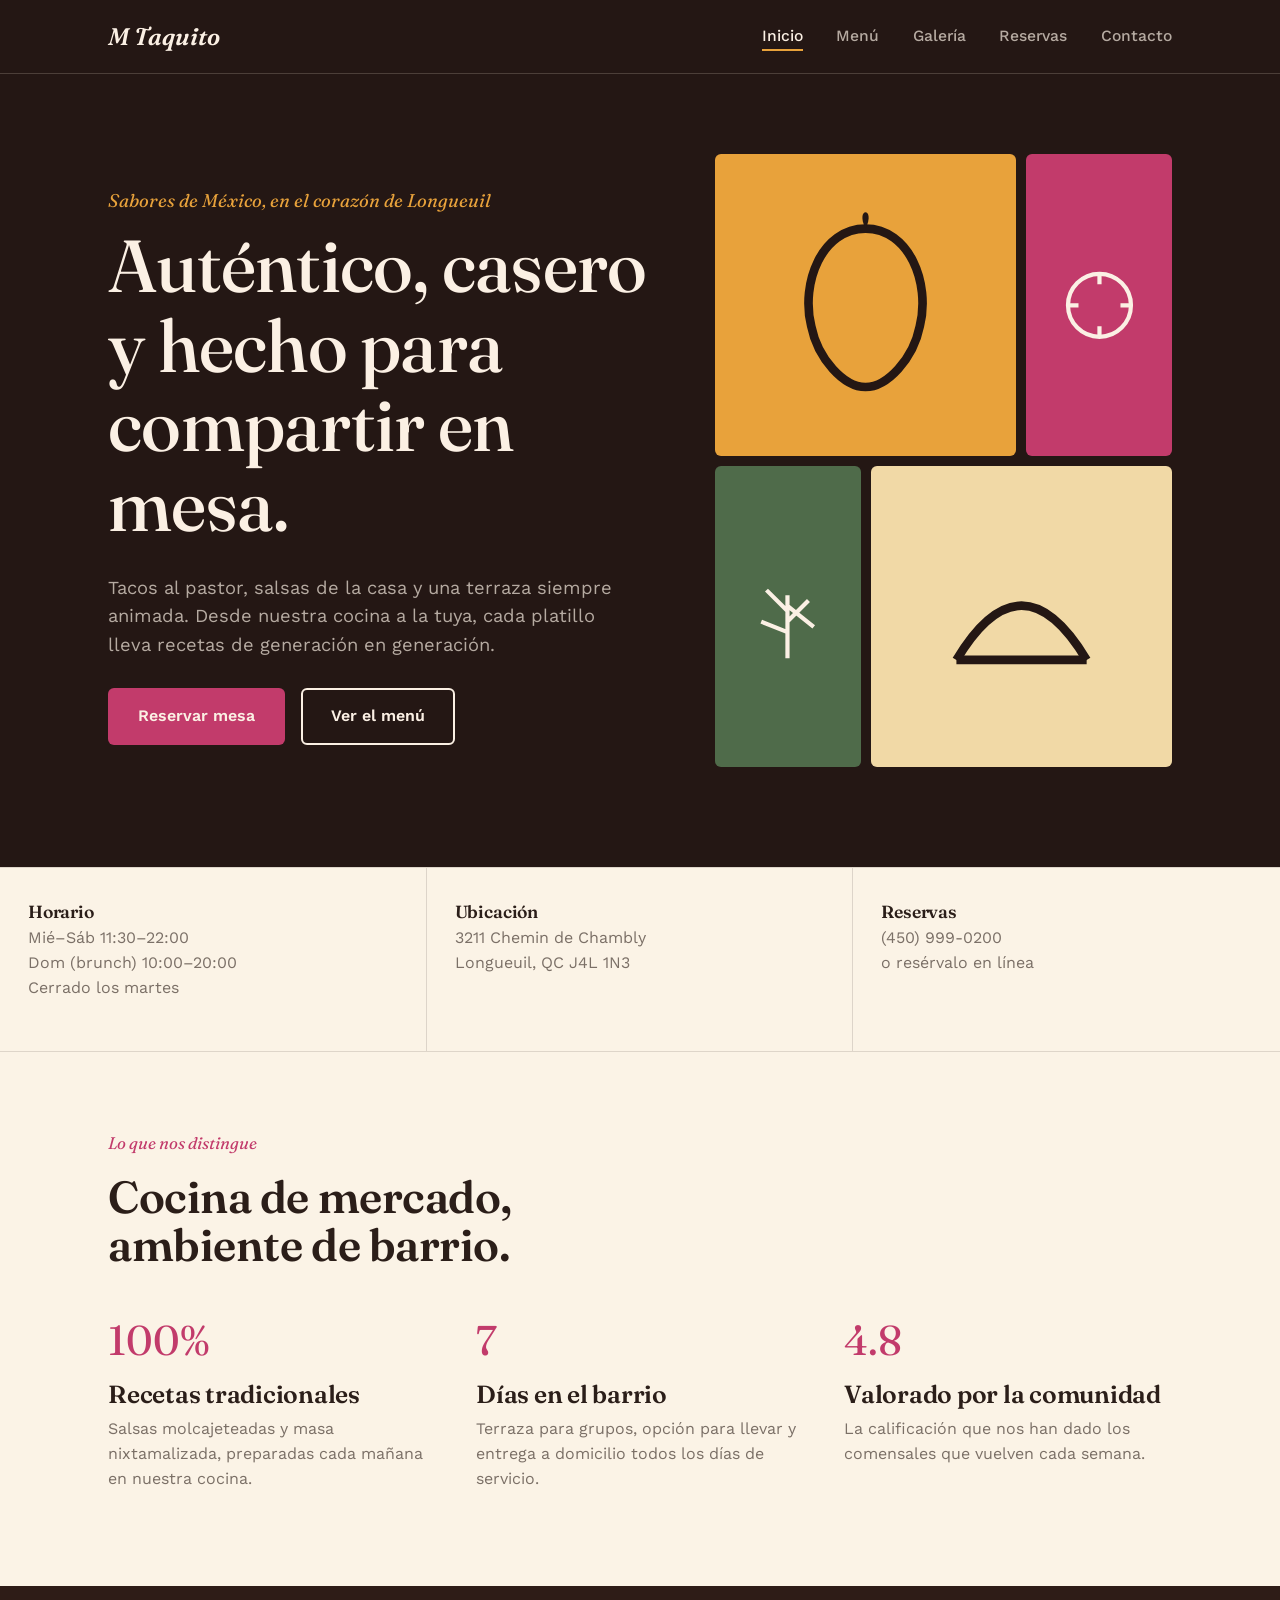
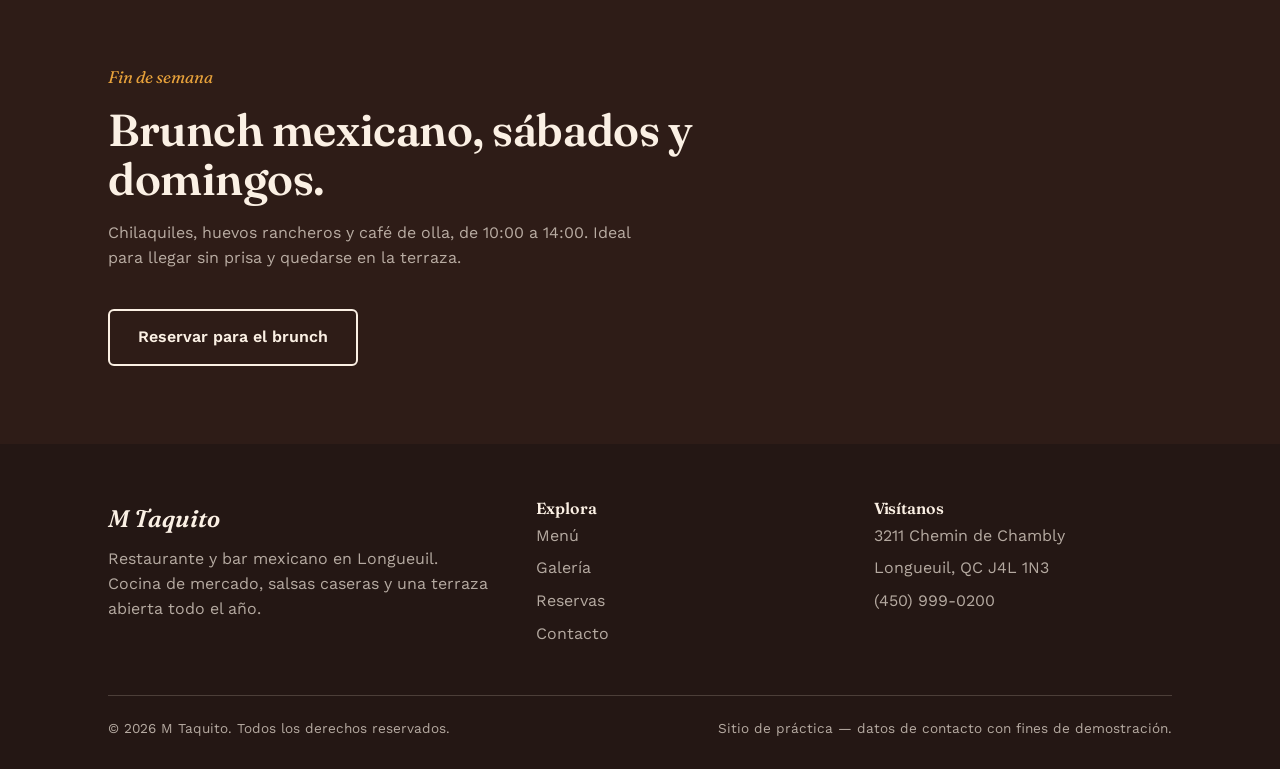
<file: index.html>
<!DOCTYPE html>
<html lang="es">
<head>
<meta charset="UTF-8">
<meta name="viewport" content="width=device-width, initial-scale=1.0">
<title>M Taquito — Restaurante y Bar Mexicano en Longueuil</title>
<meta name="description" content="M Taquito: cocina mexicana auténtica, bar y terraza en Longueuil, Quebec. Tacos, burritos, brunch de fin de semana y reservas en línea.">
<link rel="preconnect" href="https://fonts.googleapis.com">
<link href="https://fonts.googleapis.com/css2?family=Fraunces:ital,wght@0,500;0,600;1,500&family=Work+Sans:wght@400;500;600;700&display=swap" rel="stylesheet">
<link rel="stylesheet" href="style.css">
</head>
<body data-page="inicio">

<header class="site-header">
  <nav class="nav">
    <a href="index.html" class="brand">M Taquito</a>
    <button class="nav-toggle" aria-label="Abrir menú de navegación" aria-expanded="false">
      <svg viewBox="0 0 24 24" fill="none" stroke="currentColor" stroke-width="2"><path d="M3 6h18M3 12h18M3 18h18"/></svg>
    </button>
    <ul class="nav-links">
      <li><a href="index.html" data-page="inicio">Inicio</a></li>
      <li><a href="menu.html" data-page="menu">Menú</a></li>
      <li><a href="galeria.html" data-page="galeria">Galería</a></li>
      <li><a href="reservas.html" data-page="reservas">Reservas</a></li>
      <li><a href="contacto.html" data-page="contacto">Contacto</a></li>
    </ul>
  </nav>
</header>

<section class="hero">
  <div class="container hero-grid">
    <div>
      <p class="hero-eyebrow">Sabores de México, en el corazón de Longueuil</p>
      <h1>Auténtico, casero y hecho para compartir en mesa.</h1>
      <p class="lede">Tacos al pastor, salsas de la casa y una terraza siempre animada. Desde nuestra cocina a la tuya, cada platillo lleva recetas de generación en generación.</p>
      <div class="hero-actions">
        <a href="reservas.html" class="btn btn-primary">Reservar mesa</a>
        <a href="menu.html" class="btn btn-outline">Ver el menú</a>
      </div>
    </div>
    <div class="hero-art" aria-hidden="true">
      <div class="tile-a">
        <svg viewBox="0 0 100 100" fill="none" stroke="#241714" stroke-width="4"><path d="M50 15 C30 15 20 40 25 60 C28 75 40 88 50 88 C60 88 72 75 75 60 C80 40 70 15 50 15 Z"/><path d="M50 15 C45 5 55 5 50 15" fill="#241714" stroke="none"/></svg>
      </div>
      <div class="tile-b">
        <svg viewBox="0 0 100 100" fill="none" stroke="#FBF0E4" stroke-width="4"><circle cx="50" cy="50" r="30"/><path d="M50 20 L50 30 M50 70 L50 80 M20 50 L30 50 M70 50 L80 50"/></svg>
      </div>
      <div class="tile-c">
        <svg viewBox="0 0 100 100" fill="none" stroke="#FBF0E4" stroke-width="4"><path d="M50 90 L50 30 M50 45 L30 25 M50 55 L70 35 M50 65 L25 55 M50 40 L75 60"/></svg>
      </div>
      <div class="tile-d">
        <svg viewBox="0 0 100 100" fill="none" stroke="#241714" stroke-width="4"><path d="M20 70 Q50 20 80 70" /><path d="M20 70 L80 70" /></svg>
      </div>
    </div>
  </div>
</section>

<div class="info-strip">
  <div>
    <h3>Horario</h3>
    <p class="text-muted">Mié–Sáb 11:30–22:00<br>Dom (brunch) 10:00–20:00<br>Cerrado los martes</p>
  </div>
  <div>
    <h3>Ubicación</h3>
    <p class="text-muted">3211 Chemin de Chambly<br>Longueuil, QC J4L 1N3</p>
  </div>
  <div>
    <h3>Reservas</h3>
    <p class="text-muted">(450) 999-0200<br>o resérvalo en línea</p>
  </div>
</div>

<section>
  <div class="container">
    <div class="section-head">
      <p class="kicker">Lo que nos distingue</p>
      <h2>Cocina de mercado, ambiente de barrio.</h2>
    </div>
    <div class="highlights">
      <div class="highlight">
        <span class="num">100%</span>
        <h3>Recetas tradicionales</h3>
        <p class="text-muted">Salsas molcajeteadas y masa nixtamalizada, preparadas cada mañana en nuestra cocina.</p>
      </div>
      <div class="highlight">
        <span class="num">7</span>
        <h3>Días en el barrio</h3>
        <p class="text-muted">Terraza para grupos, opción para llevar y entrega a domicilio todos los días de servicio.</p>
      </div>
      <div class="highlight">
        <span class="num">4.8</span>
        <h3>Valorado por la comunidad</h3>
        <p class="text-muted">La calificación que nos han dado los comensales que vuelven cada semana.</p>
      </div>
    </div>
  </div>
</section>

<section class="section-dark">
  <div class="container">
    <div class="section-head">
      <p class="kicker">Fin de semana</p>
      <h2>Brunch mexicano, sábados y domingos.</h2>
      <p class="text-muted-light" style="color:var(--text-muted-light); max-width:55ch;">Chilaquiles, huevos rancheros y café de olla, de 10:00 a 14:00. Ideal para llegar sin prisa y quedarse en la terraza.</p>
    </div>
    <a href="reservas.html" class="btn btn-outline">Reservar para el brunch</a>
  </div>
</section>

<footer class="site-footer">
  <div class="container">
    <div class="footer-grid">
      <div>
        <a href="index.html" class="brand">M Taquito</a>
        <p>Restaurante y bar mexicano en Longueuil. Cocina de mercado, salsas caseras y una terraza abierta todo el año.</p>
      </div>
      <div>
        <h4>Explora</h4>
        <ul>
          <li><a href="menu.html">Menú</a></li>
          <li><a href="galeria.html">Galería</a></li>
          <li><a href="reservas.html">Reservas</a></li>
          <li><a href="contacto.html">Contacto</a></li>
        </ul>
      </div>
      <div>
        <h4>Visítanos</h4>
        <ul>
          <li>3211 Chemin de Chambly</li>
          <li>Longueuil, QC J4L 1N3</li>
          <li>(450) 999-0200</li>
        </ul>
      </div>
    </div>
    <div class="footer-bottom">
      <span>© 2026 M Taquito. Todos los derechos reservados.</span>
      <span>Sitio de práctica — datos de contacto con fines de demostración.</span>
    </div>
  </div>
</footer>

<script src="script.js"></script>
</body>
</html>
</file>
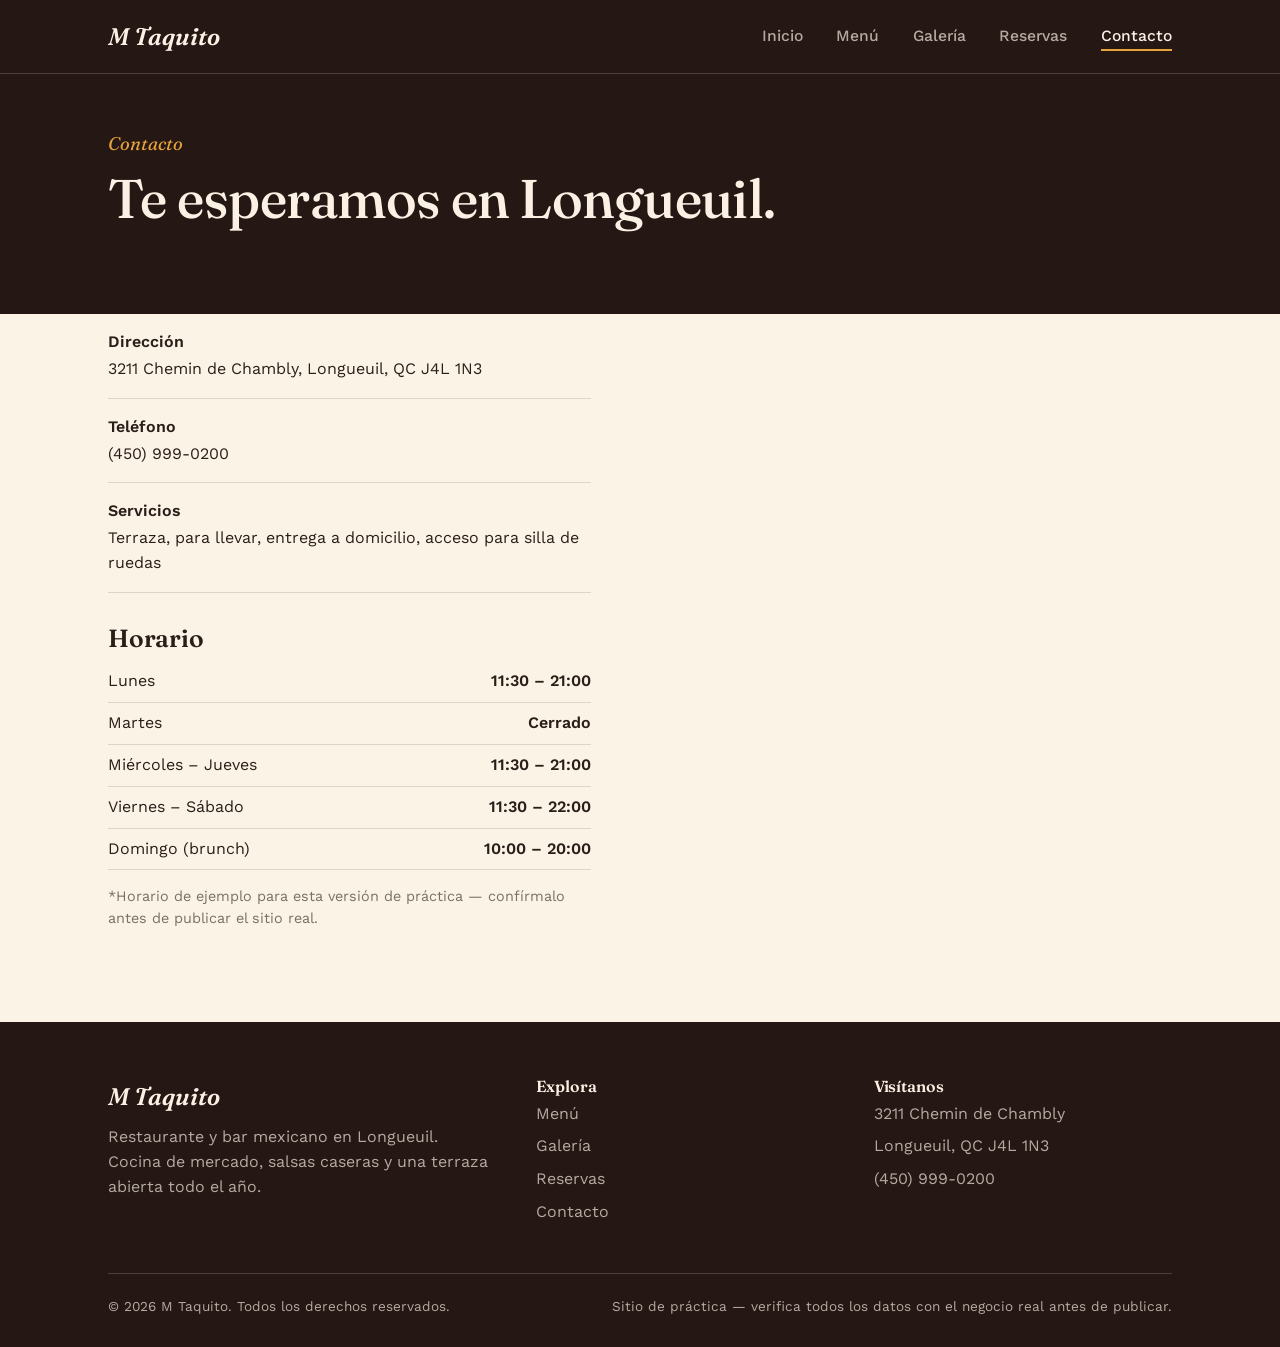
<file: contacto.html>
<!DOCTYPE html>
<html lang="es">
<head>
<meta charset="UTF-8">
<meta name="viewport" content="width=device-width, initial-scale=1.0">
<title>Contacto — M Taquito</title>
<meta name="description" content="Dirección, teléfono y horario de M Taquito, restaurante mexicano en Longueuil, Quebec.">
<link rel="preconnect" href="https://fonts.googleapis.com">
<link href="https://fonts.googleapis.com/css2?family=Fraunces:ital,wght@0,500;0,600;1,500&family=Work+Sans:wght@400;500;600;700&display=swap" rel="stylesheet">
<link rel="stylesheet" href="style.css">
</head>
<body data-page="contacto">

<header class="site-header">
  <nav class="nav">
    <a href="index.html" class="brand">M Taquito</a>
    <button class="nav-toggle" aria-label="Abrir menú de navegación" aria-expanded="false">
      <svg viewBox="0 0 24 24" fill="none" stroke="currentColor" stroke-width="2"><path d="M3 6h18M3 12h18M3 18h18"/></svg>
    </button>
    <ul class="nav-links">
      <li><a href="index.html" data-page="inicio">Inicio</a></li>
      <li><a href="menu.html" data-page="menu">Menú</a></li>
      <li><a href="galeria.html" data-page="galeria">Galería</a></li>
      <li><a href="reservas.html" data-page="reservas">Reservas</a></li>
      <li><a href="contacto.html" data-page="contacto">Contacto</a></li>
    </ul>
  </nav>
</header>

<section class="hero" style="padding:56px 0 64px;">
  <div class="container">
    <p class="hero-eyebrow">Contacto</p>
    <h1 style="font-size:clamp(2.2rem, 4vw + 1rem, 3.4rem);">Te esperamos en Longueuil.</h1>
  </div>
</section>

<section style="padding-top:0;">
  <div class="container contact-grid">
    <div>
      <ul class="contact-list">
        <li>
          <span class="label">Dirección</span>
          3211 Chemin de Chambly, Longueuil, QC J4L 1N3
        </li>
        <li>
          <span class="label">Teléfono</span>
          (450) 999-0200
        </li>
        <li>
          <span class="label">Servicios</span>
          Terraza, para llevar, entrega a domicilio, acceso para silla de ruedas
        </li>
      </ul>

      <h3>Horario</h3>
      <table class="hours-table">
        <tr><td>Lunes</td><td>11:30 – 21:00</td></tr>
        <tr><td>Martes</td><td>Cerrado</td></tr>
        <tr><td>Miércoles – Jueves</td><td>11:30 – 21:00</td></tr>
        <tr><td>Viernes – Sábado</td><td>11:30 – 22:00</td></tr>
        <tr><td>Domingo (brunch)</td><td>10:00 – 20:00</td></tr>
      </table>
      <p class="text-muted" style="margin-top:1em; font-size:0.9rem;">*Horario de ejemplo para esta versión de práctica — confírmalo antes de publicar el sitio real.</p>
    </div>

    <iframe
      class="map-frame"
      src="https://www.google.com/maps?q=3211+Chemin+de+Chambly,+Longueuil,+QC+J4L+1N3&output=embed"
      loading="lazy"
      referrerpolicy="no-referrer-when-downgrade"
      title="Mapa de ubicación de M Taquito">
    </iframe>
  </div>
</section>

<footer class="site-footer">
  <div class="container">
    <div class="footer-grid">
      <div>
        <a href="index.html" class="brand">M Taquito</a>
        <p>Restaurante y bar mexicano en Longueuil. Cocina de mercado, salsas caseras y una terraza abierta todo el año.</p>
      </div>
      <div>
        <h4>Explora</h4>
        <ul>
          <li><a href="menu.html">Menú</a></li>
          <li><a href="galeria.html">Galería</a></li>
          <li><a href="reservas.html">Reservas</a></li>
          <li><a href="contacto.html">Contacto</a></li>
        </ul>
      </div>
      <div>
        <h4>Visítanos</h4>
        <ul>
          <li>3211 Chemin de Chambly</li>
          <li>Longueuil, QC J4L 1N3</li>
          <li>(450) 999-0200</li>
        </ul>
      </div>
    </div>
    <div class="footer-bottom">
      <span>© 2026 M Taquito. Todos los derechos reservados.</span>
      <span>Sitio de práctica — verifica todos los datos con el negocio real antes de publicar.</span>
    </div>
  </div>
</footer>

<script src="script.js"></script>
</body>
</html>
</file>
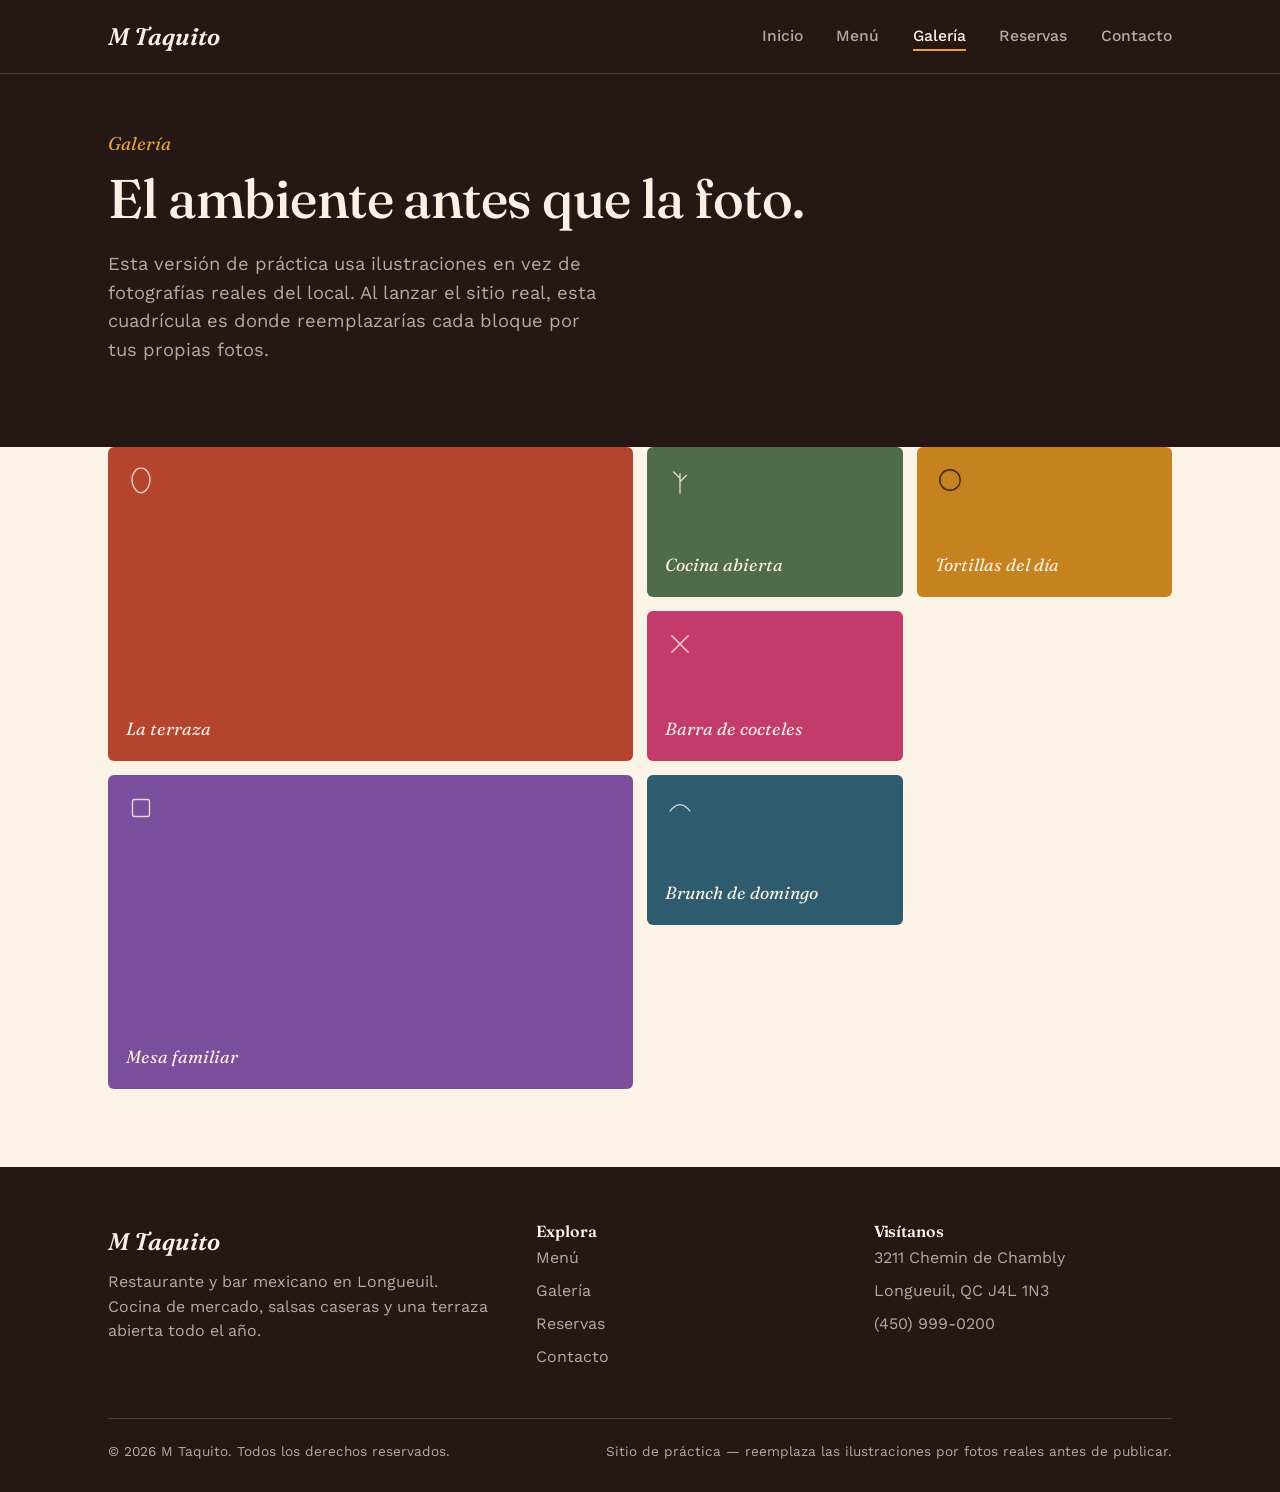
<file: galeria.html>
<!DOCTYPE html>
<html lang="es">
<head>
<meta charset="UTF-8">
<meta name="viewport" content="width=device-width, initial-scale=1.0">
<title>Galería — M Taquito</title>
<meta name="description" content="Un vistazo al ambiente, la terraza y la cocina de M Taquito en Longueuil.">
<link rel="preconnect" href="https://fonts.googleapis.com">
<link href="https://fonts.googleapis.com/css2?family=Fraunces:ital,wght@0,500;0,600;1,500&family=Work+Sans:wght@400;500;600;700&display=swap" rel="stylesheet">
<link rel="stylesheet" href="style.css">
</head>
<body data-page="galeria">

<header class="site-header">
  <nav class="nav">
    <a href="index.html" class="brand">M Taquito</a>
    <button class="nav-toggle" aria-label="Abrir menú de navegación" aria-expanded="false">
      <svg viewBox="0 0 24 24" fill="none" stroke="currentColor" stroke-width="2"><path d="M3 6h18M3 12h18M3 18h18"/></svg>
    </button>
    <ul class="nav-links">
      <li><a href="index.html" data-page="inicio">Inicio</a></li>
      <li><a href="menu.html" data-page="menu">Menú</a></li>
      <li><a href="galeria.html" data-page="galeria">Galería</a></li>
      <li><a href="reservas.html" data-page="reservas">Reservas</a></li>
      <li><a href="contacto.html" data-page="contacto">Contacto</a></li>
    </ul>
  </nav>
</header>

<section class="hero" style="padding:56px 0 64px;">
  <div class="container">
    <p class="hero-eyebrow">Galería</p>
    <h1 style="font-size:clamp(2.2rem, 4vw + 1rem, 3.4rem);">El ambiente antes que la foto.</h1>
    <p class="lede">Esta versión de práctica usa ilustraciones en vez de fotografías reales del local. Al lanzar el sitio real, esta cuadrícula es donde reemplazarías cada bloque por tus propias fotos.</p>
  </div>
</section>

<section style="padding-top:0;">
  <div class="container">
    <div class="gallery-grid">
      <div class="gallery-tile g1 big">
        <svg viewBox="0 0 100 100" fill="none" stroke="#FBF0E4" stroke-width="4"><path d="M50 15 C30 15 20 40 25 60 C28 75 40 88 50 88 C60 88 72 75 75 60 C80 40 70 15 50 15 Z"/></svg>
        <span class="cap">La terraza</span>
      </div>
      <div class="gallery-tile g2">
        <svg viewBox="0 0 100 100" fill="none" stroke="#FBF0E4" stroke-width="4"><path d="M50 90 L50 30 M50 45 L30 25 M50 55 L70 35"/></svg>
        <span class="cap">Cocina abierta</span>
      </div>
      <div class="gallery-tile g3">
        <svg viewBox="0 0 100 100" fill="none" stroke="#241714" stroke-width="4"><circle cx="50" cy="50" r="30"/></svg>
        <span class="cap">Tortillas del día</span>
      </div>
      <div class="gallery-tile g4">
        <svg viewBox="0 0 100 100" fill="none" stroke="#FBF0E4" stroke-width="4"><path d="M25 75 L75 25 M25 25 L75 75"/></svg>
        <span class="cap">Barra de cocteles</span>
      </div>
      <div class="gallery-tile g5 big">
        <svg viewBox="0 0 100 100" fill="none" stroke="#FBF0E4" stroke-width="4"><rect x="25" y="25" width="50" height="50" rx="6"/></svg>
        <span class="cap">Mesa familiar</span>
      </div>
      <div class="gallery-tile g6">
        <svg viewBox="0 0 100 100" fill="none" stroke="#FBF0E4" stroke-width="4"><path d="M20 60 Q50 20 80 60"/></svg>
        <span class="cap">Brunch de domingo</span>
      </div>
    </div>
  </div>
</section>

<footer class="site-footer">
  <div class="container">
    <div class="footer-grid">
      <div>
        <a href="index.html" class="brand">M Taquito</a>
        <p>Restaurante y bar mexicano en Longueuil. Cocina de mercado, salsas caseras y una terraza abierta todo el año.</p>
      </div>
      <div>
        <h4>Explora</h4>
        <ul>
          <li><a href="menu.html">Menú</a></li>
          <li><a href="galeria.html">Galería</a></li>
          <li><a href="reservas.html">Reservas</a></li>
          <li><a href="contacto.html">Contacto</a></li>
        </ul>
      </div>
      <div>
        <h4>Visítanos</h4>
        <ul>
          <li>3211 Chemin de Chambly</li>
          <li>Longueuil, QC J4L 1N3</li>
          <li>(450) 999-0200</li>
        </ul>
      </div>
    </div>
    <div class="footer-bottom">
      <span>© 2026 M Taquito. Todos los derechos reservados.</span>
      <span>Sitio de práctica — reemplaza las ilustraciones por fotos reales antes de publicar.</span>
    </div>
  </div>
</footer>

<script src="script.js"></script>
</body>
</html>
</file>
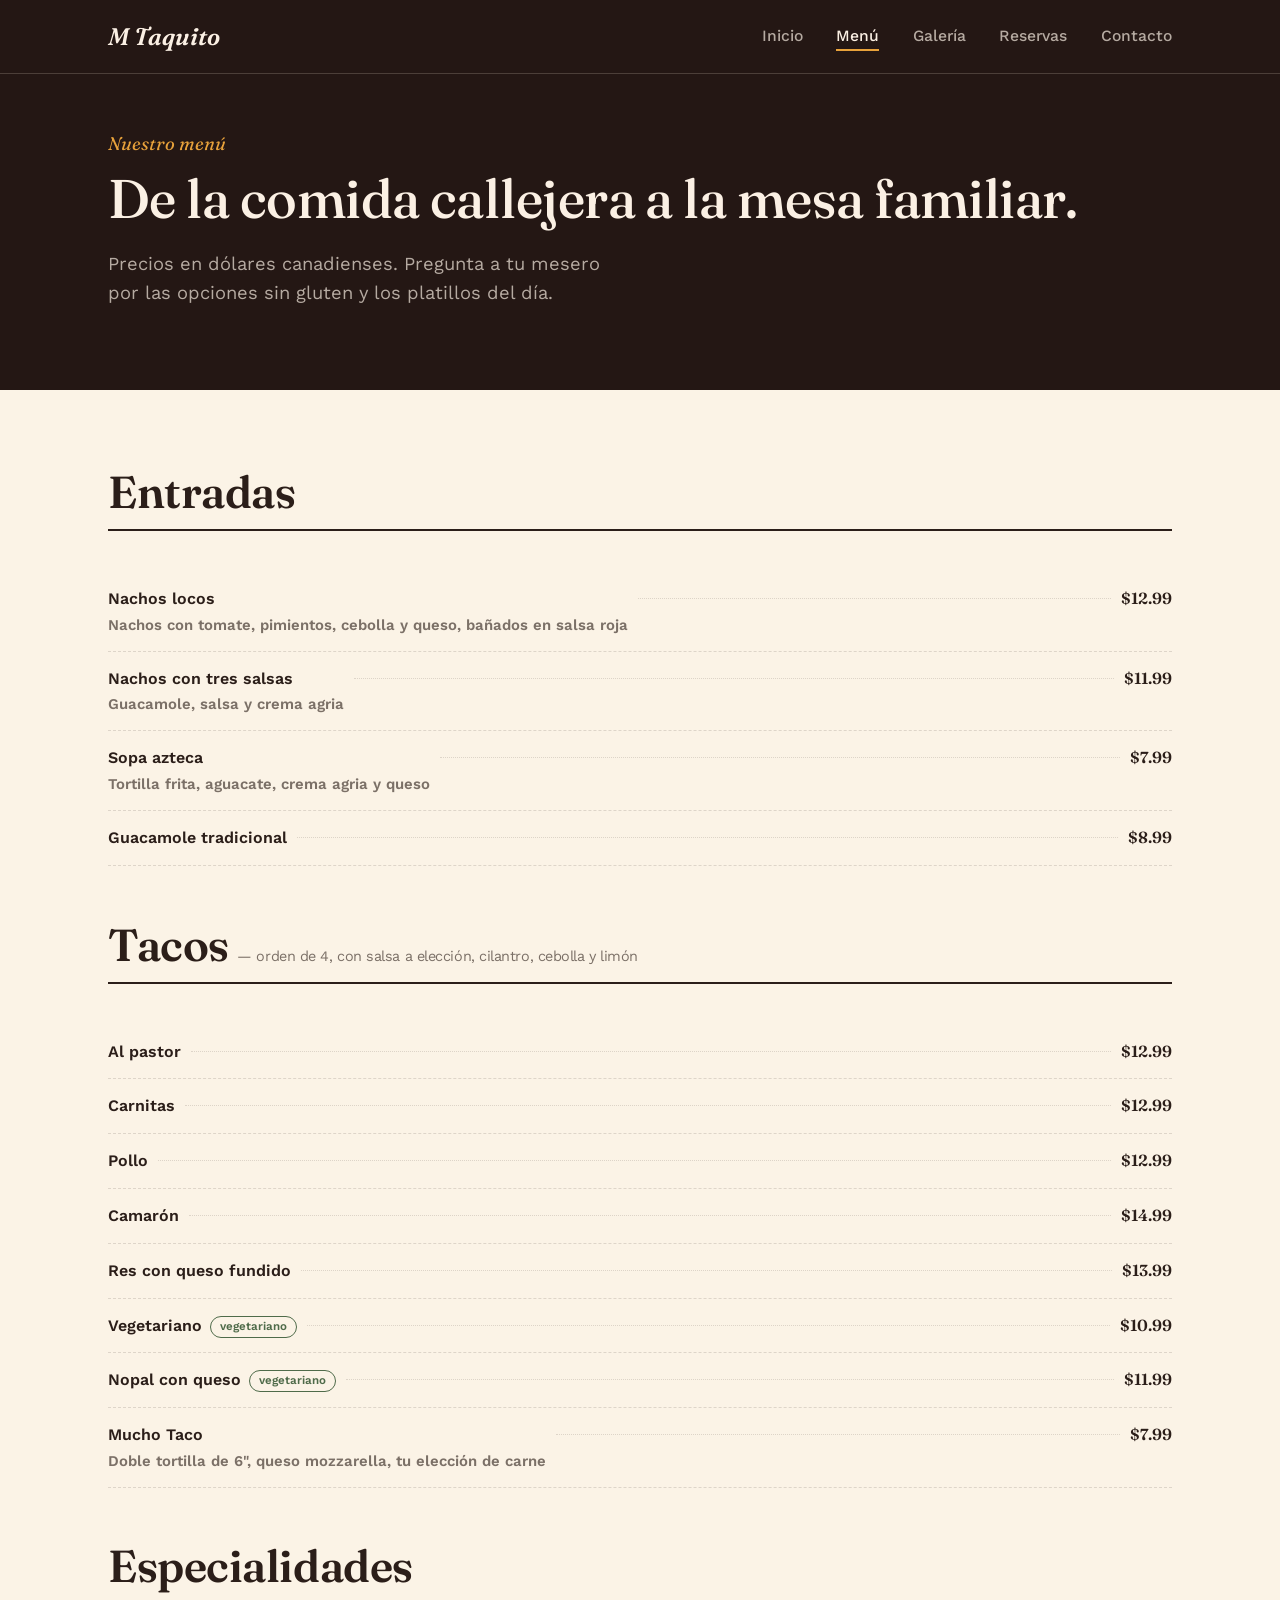
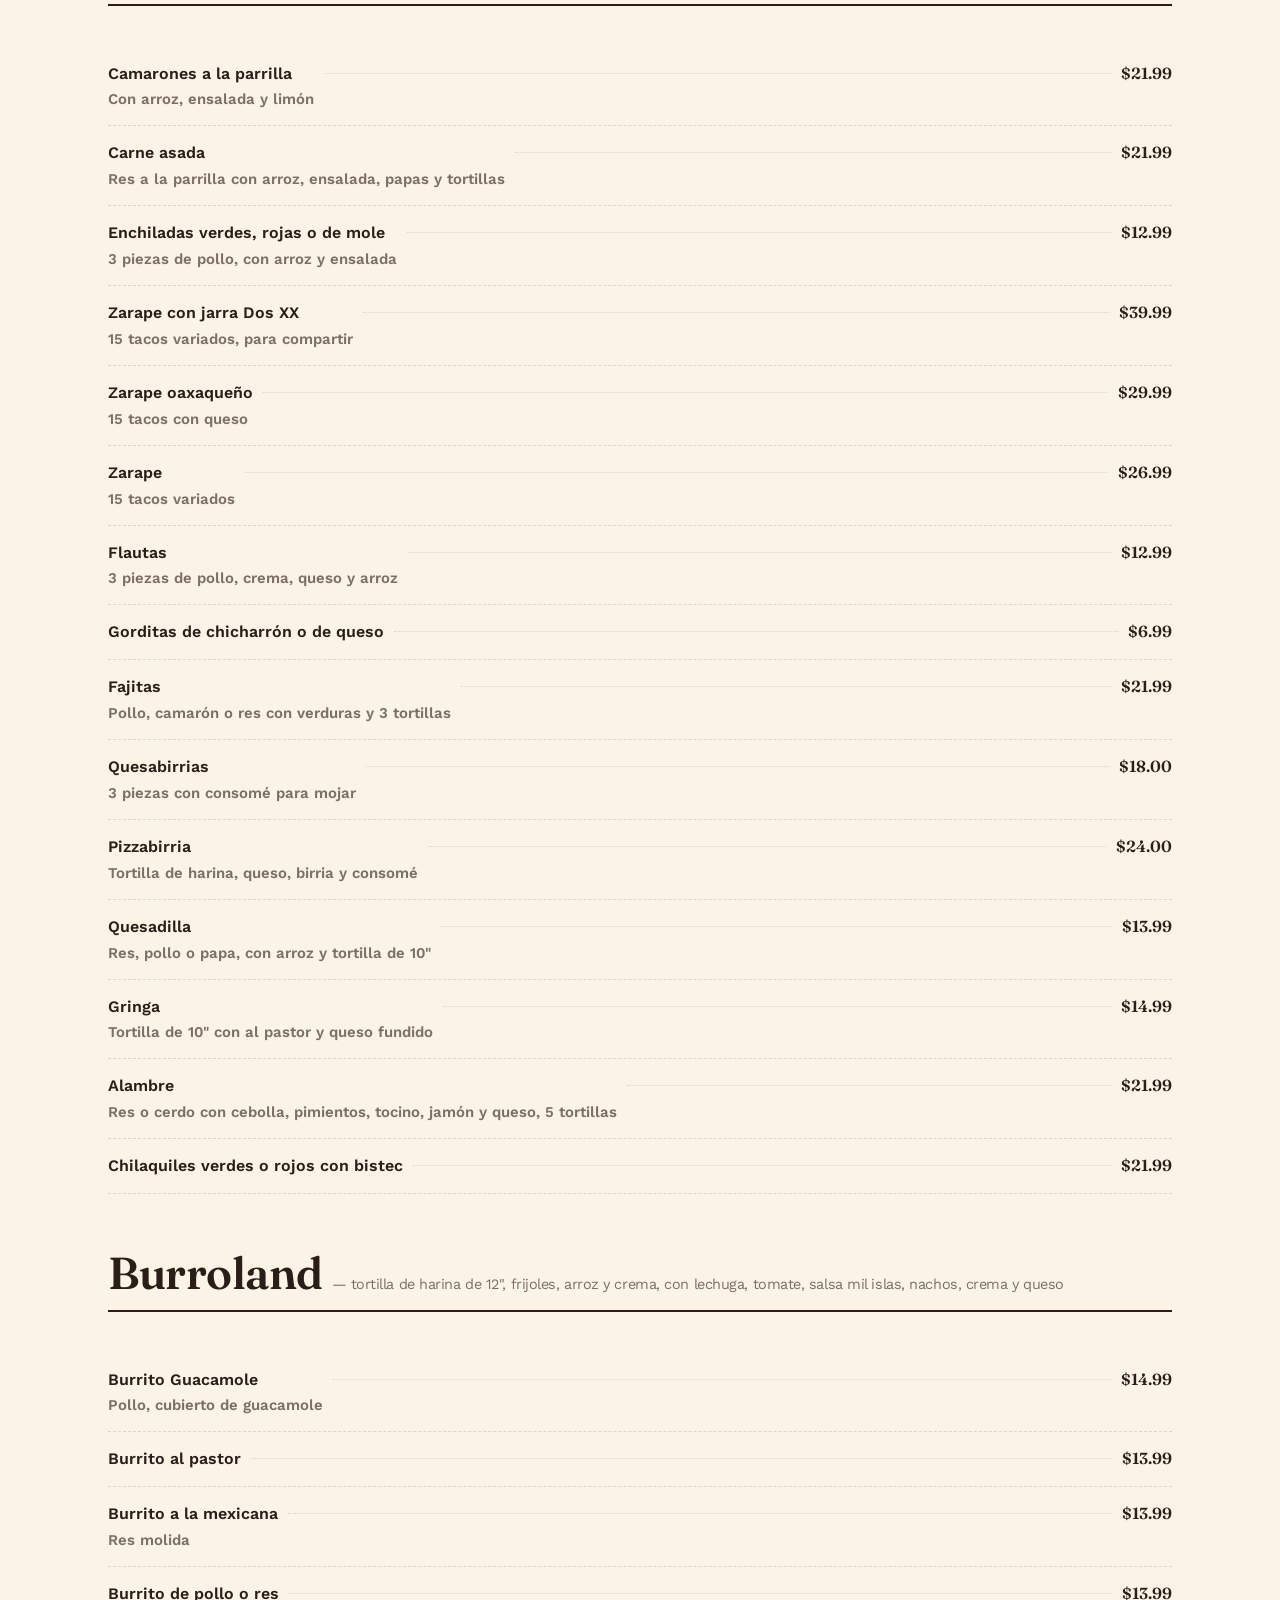
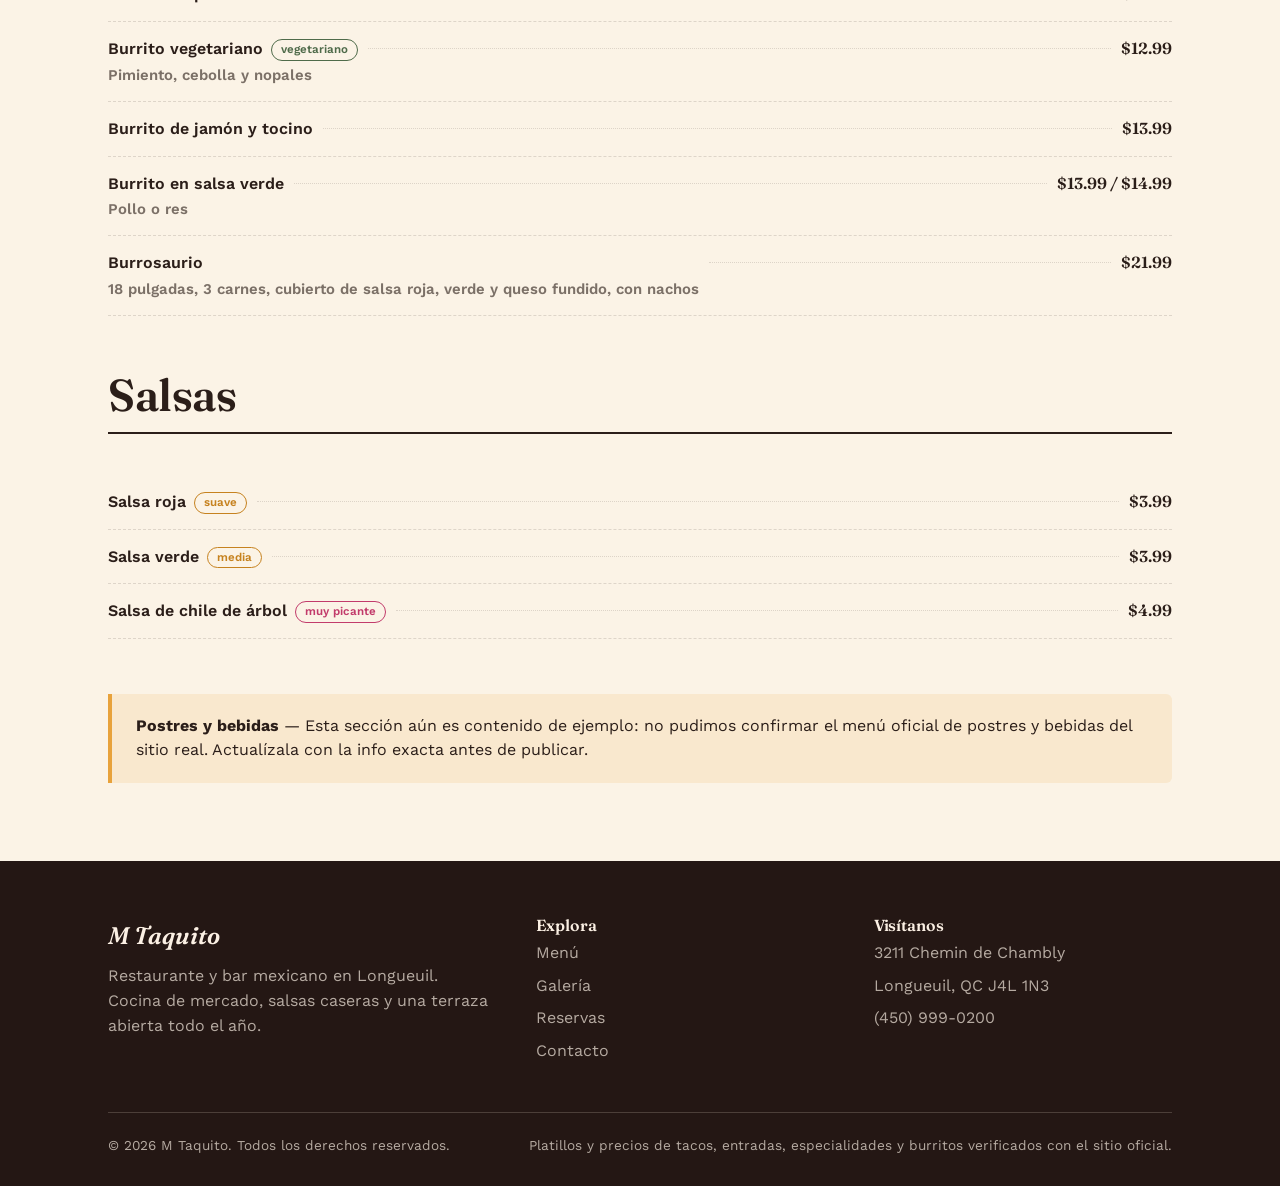
<file: menu.html>
<!DOCTYPE html>
<html lang="es">
<head>
<meta charset="UTF-8">
<meta name="viewport" content="width=device-width, initial-scale=1.0">
<title>Menú — M Taquito</title>
<meta name="description" content="Antojitos, tacos, especialidades y burritos de M Taquito, restaurante mexicano en Longueuil.">
<link rel="preconnect" href="https://fonts.googleapis.com">
<link href="https://fonts.googleapis.com/css2?family=Fraunces:ital,wght@0,500;0,600;1,500&family=Work+Sans:wght@400;500;600;700&display=swap" rel="stylesheet">
<link rel="stylesheet" href="style.css">
</head>
<body data-page="menu">

<header class="site-header">
  <nav class="nav">
    <a href="index.html" class="brand">M Taquito</a>
    <button class="nav-toggle" aria-label="Abrir menú de navegación" aria-expanded="false">
      <svg viewBox="0 0 24 24" fill="none" stroke="currentColor" stroke-width="2"><path d="M3 6h18M3 12h18M3 18h18"/></svg>
    </button>
    <ul class="nav-links">
      <li><a href="index.html" data-page="inicio">Inicio</a></li>
      <li><a href="menu.html" data-page="menu">Menú</a></li>
      <li><a href="galeria.html" data-page="galeria">Galería</a></li>
      <li><a href="reservas.html" data-page="reservas">Reservas</a></li>
      <li><a href="contacto.html" data-page="contacto">Contacto</a></li>
    </ul>
  </nav>
</header>

<section class="hero" style="padding:56px 0 64px;">
  <div class="container">
    <p class="hero-eyebrow">Nuestro menú</p>
    <h1 style="font-size:clamp(2.2rem, 4vw + 1rem, 3.4rem);">De la comida callejera a la mesa familiar.</h1>
    <p class="lede">Precios en dólares canadienses. Pregunta a tu mesero por las opciones sin gluten y los platillos del día.</p>
  </div>
</section>

<section>
  <div class="container">

    <div class="menu-category">
      <h2>Entradas</h2>
      <div class="menu-item">
        <span class="name">Nachos locos<div class="desc">Nachos con tomate, pimientos, cebolla y queso, bañados en salsa roja</div></span>
        <span class="leader"></span>
        <span class="price">$12.99</span>
      </div>
      <div class="menu-item">
        <span class="name">Nachos con tres salsas<div class="desc">Guacamole, salsa y crema agria</div></span>
        <span class="leader"></span>
        <span class="price">$11.99</span>
      </div>
      <div class="menu-item">
        <span class="name">Sopa azteca<div class="desc">Tortilla frita, aguacate, crema agria y queso</div></span>
        <span class="leader"></span>
        <span class="price">$7.99</span>
      </div>
      <div class="menu-item">
        <span class="name">Guacamole tradicional</span>
        <span class="leader"></span>
        <span class="price">$8.99</span>
      </div>
    </div>

    <div class="menu-category">
      <h2>Tacos <span style="font-family:var(--font-body); font-weight:400; font-size:0.9rem; color:var(--text-muted);">— orden de 4, con salsa a elección, cilantro, cebolla y limón</span></h2>
      <div class="menu-item"><span class="name">Al pastor</span><span class="leader"></span><span class="price">$12.99</span></div>
      <div class="menu-item"><span class="name">Carnitas</span><span class="leader"></span><span class="price">$12.99</span></div>
      <div class="menu-item"><span class="name">Pollo</span><span class="leader"></span><span class="price">$12.99</span></div>
      <div class="menu-item"><span class="name">Camarón</span><span class="leader"></span><span class="price">$14.99</span></div>
      <div class="menu-item"><span class="name">Res con queso fundido</span><span class="leader"></span><span class="price">$13.99</span></div>
      <div class="menu-item"><span class="name">Vegetariano<span class="tag">vegetariano</span></span><span class="leader"></span><span class="price">$10.99</span></div>
      <div class="menu-item"><span class="name">Nopal con queso<span class="tag">vegetariano</span></span><span class="leader"></span><span class="price">$11.99</span></div>
      <div class="menu-item"><span class="name">Mucho Taco<div class="desc">Doble tortilla de 6", queso mozzarella, tu elección de carne</div></span><span class="leader"></span><span class="price">$7.99</span></div>
    </div>

    <div class="menu-category">
      <h2>Especialidades</h2>
      <div class="menu-item"><span class="name">Camarones a la parrilla<div class="desc">Con arroz, ensalada y limón</div></span><span class="leader"></span><span class="price">$21.99</span></div>
      <div class="menu-item"><span class="name">Carne asada<div class="desc">Res a la parrilla con arroz, ensalada, papas y tortillas</div></span><span class="leader"></span><span class="price">$21.99</span></div>
      <div class="menu-item"><span class="name">Enchiladas verdes, rojas o de mole<div class="desc">3 piezas de pollo, con arroz y ensalada</div></span><span class="leader"></span><span class="price">$12.99</span></div>
      <div class="menu-item"><span class="name">Zarape con jarra Dos XX<div class="desc">15 tacos variados, para compartir</div></span><span class="leader"></span><span class="price">$39.99</span></div>
      <div class="menu-item"><span class="name">Zarape oaxaqueño<div class="desc">15 tacos con queso</div></span><span class="leader"></span><span class="price">$29.99</span></div>
      <div class="menu-item"><span class="name">Zarape<div class="desc">15 tacos variados</div></span><span class="leader"></span><span class="price">$26.99</span></div>
      <div class="menu-item"><span class="name">Flautas<div class="desc">3 piezas de pollo, crema, queso y arroz</div></span><span class="leader"></span><span class="price">$12.99</span></div>
      <div class="menu-item"><span class="name">Gorditas de chicharrón o de queso</span><span class="leader"></span><span class="price">$6.99</span></div>
      <div class="menu-item"><span class="name">Fajitas<div class="desc">Pollo, camarón o res con verduras y 3 tortillas</div></span><span class="leader"></span><span class="price">$21.99</span></div>
      <div class="menu-item"><span class="name">Quesabirrias<div class="desc">3 piezas con consomé para mojar</div></span><span class="leader"></span><span class="price">$18.00</span></div>
      <div class="menu-item"><span class="name">Pizzabirria<div class="desc">Tortilla de harina, queso, birria y consomé</div></span><span class="leader"></span><span class="price">$24.00</span></div>
      <div class="menu-item"><span class="name">Quesadilla<div class="desc">Res, pollo o papa, con arroz y tortilla de 10"</div></span><span class="leader"></span><span class="price">$13.99</span></div>
      <div class="menu-item"><span class="name">Gringa<div class="desc">Tortilla de 10" con al pastor y queso fundido</div></span><span class="leader"></span><span class="price">$14.99</span></div>
      <div class="menu-item"><span class="name">Alambre<div class="desc">Res o cerdo con cebolla, pimientos, tocino, jamón y queso, 5 tortillas</div></span><span class="leader"></span><span class="price">$21.99</span></div>
      <div class="menu-item"><span class="name">Chilaquiles verdes o rojos con bistec</span><span class="leader"></span><span class="price">$21.99</span></div>
    </div>

    <div class="menu-category">
      <h2>Burroland <span style="font-family:var(--font-body); font-weight:400; font-size:0.9rem; color:var(--text-muted);">— tortilla de harina de 12", frijoles, arroz y crema, con lechuga, tomate, salsa mil islas, nachos, crema y queso</span></h2>
      <div class="menu-item"><span class="name">Burrito Guacamole<div class="desc">Pollo, cubierto de guacamole</div></span><span class="leader"></span><span class="price">$14.99</span></div>
      <div class="menu-item"><span class="name">Burrito al pastor</span><span class="leader"></span><span class="price">$13.99</span></div>
      <div class="menu-item"><span class="name">Burrito a la mexicana<div class="desc">Res molida</div></span><span class="leader"></span><span class="price">$13.99</span></div>
      <div class="menu-item"><span class="name">Burrito de pollo o res</span><span class="leader"></span><span class="price">$13.99</span></div>
      <div class="menu-item"><span class="name">Burrito vegetariano<span class="tag">vegetariano</span><div class="desc">Pimiento, cebolla y nopales</div></span><span class="leader"></span><span class="price">$12.99</span></div>
      <div class="menu-item"><span class="name">Burrito de jamón y tocino</span><span class="leader"></span><span class="price">$13.99</span></div>
      <div class="menu-item"><span class="name">Burrito en salsa verde<div class="desc">Pollo o res</div></span><span class="leader"></span><span class="price">$13.99 / $14.99</span></div>
      <div class="menu-item"><span class="name">Burrosaurio<div class="desc">18 pulgadas, 3 carnes, cubierto de salsa roja, verde y queso fundido, con nachos</div></span><span class="leader"></span><span class="price">$21.99</span></div>
    </div>

    <div class="menu-category">
      <h2>Salsas</h2>
      <div class="menu-item"><span class="name">Salsa roja<span class="tag" style="color:var(--marigold-dark); border-color:var(--marigold-dark);">suave</span></span><span class="leader"></span><span class="price">$3.99</span></div>
      <div class="menu-item"><span class="name">Salsa verde<span class="tag" style="color:var(--marigold-dark); border-color:var(--marigold-dark);">media</span></span><span class="leader"></span><span class="price">$3.99</span></div>
      <div class="menu-item"><span class="name">Salsa de chile de árbol<span class="tag" style="color:var(--magenta); border-color:var(--magenta);">muy picante</span></span><span class="leader"></span><span class="price">$4.99</span></div>
    </div>

    <div class="menu-note">
      <strong>Postres y bebidas</strong> — Esta sección aún es contenido de ejemplo: no pudimos confirmar el menú oficial de postres y bebidas del sitio real. Actualízala con la info exacta antes de publicar.
    </div>

  </div>
</section>

<footer class="site-footer">
  <div class="container">
    <div class="footer-grid">
      <div>
        <a href="index.html" class="brand">M Taquito</a>
        <p>Restaurante y bar mexicano en Longueuil. Cocina de mercado, salsas caseras y una terraza abierta todo el año.</p>
      </div>
      <div>
        <h4>Explora</h4>
        <ul>
          <li><a href="menu.html">Menú</a></li>
          <li><a href="galeria.html">Galería</a></li>
          <li><a href="reservas.html">Reservas</a></li>
          <li><a href="contacto.html">Contacto</a></li>
        </ul>
      </div>
      <div>
        <h4>Visítanos</h4>
        <ul>
          <li>3211 Chemin de Chambly</li>
          <li>Longueuil, QC J4L 1N3</li>
          <li>(450) 999-0200</li>
        </ul>
      </div>
    </div>
    <div class="footer-bottom">
      <span>© 2026 M Taquito. Todos los derechos reservados.</span>
      <span>Platillos y precios de tacos, entradas, especialidades y burritos verificados con el sitio oficial.</span>
    </div>
  </div>
</footer>

<script src="script.js"></script>
</body>
</html>
</file>
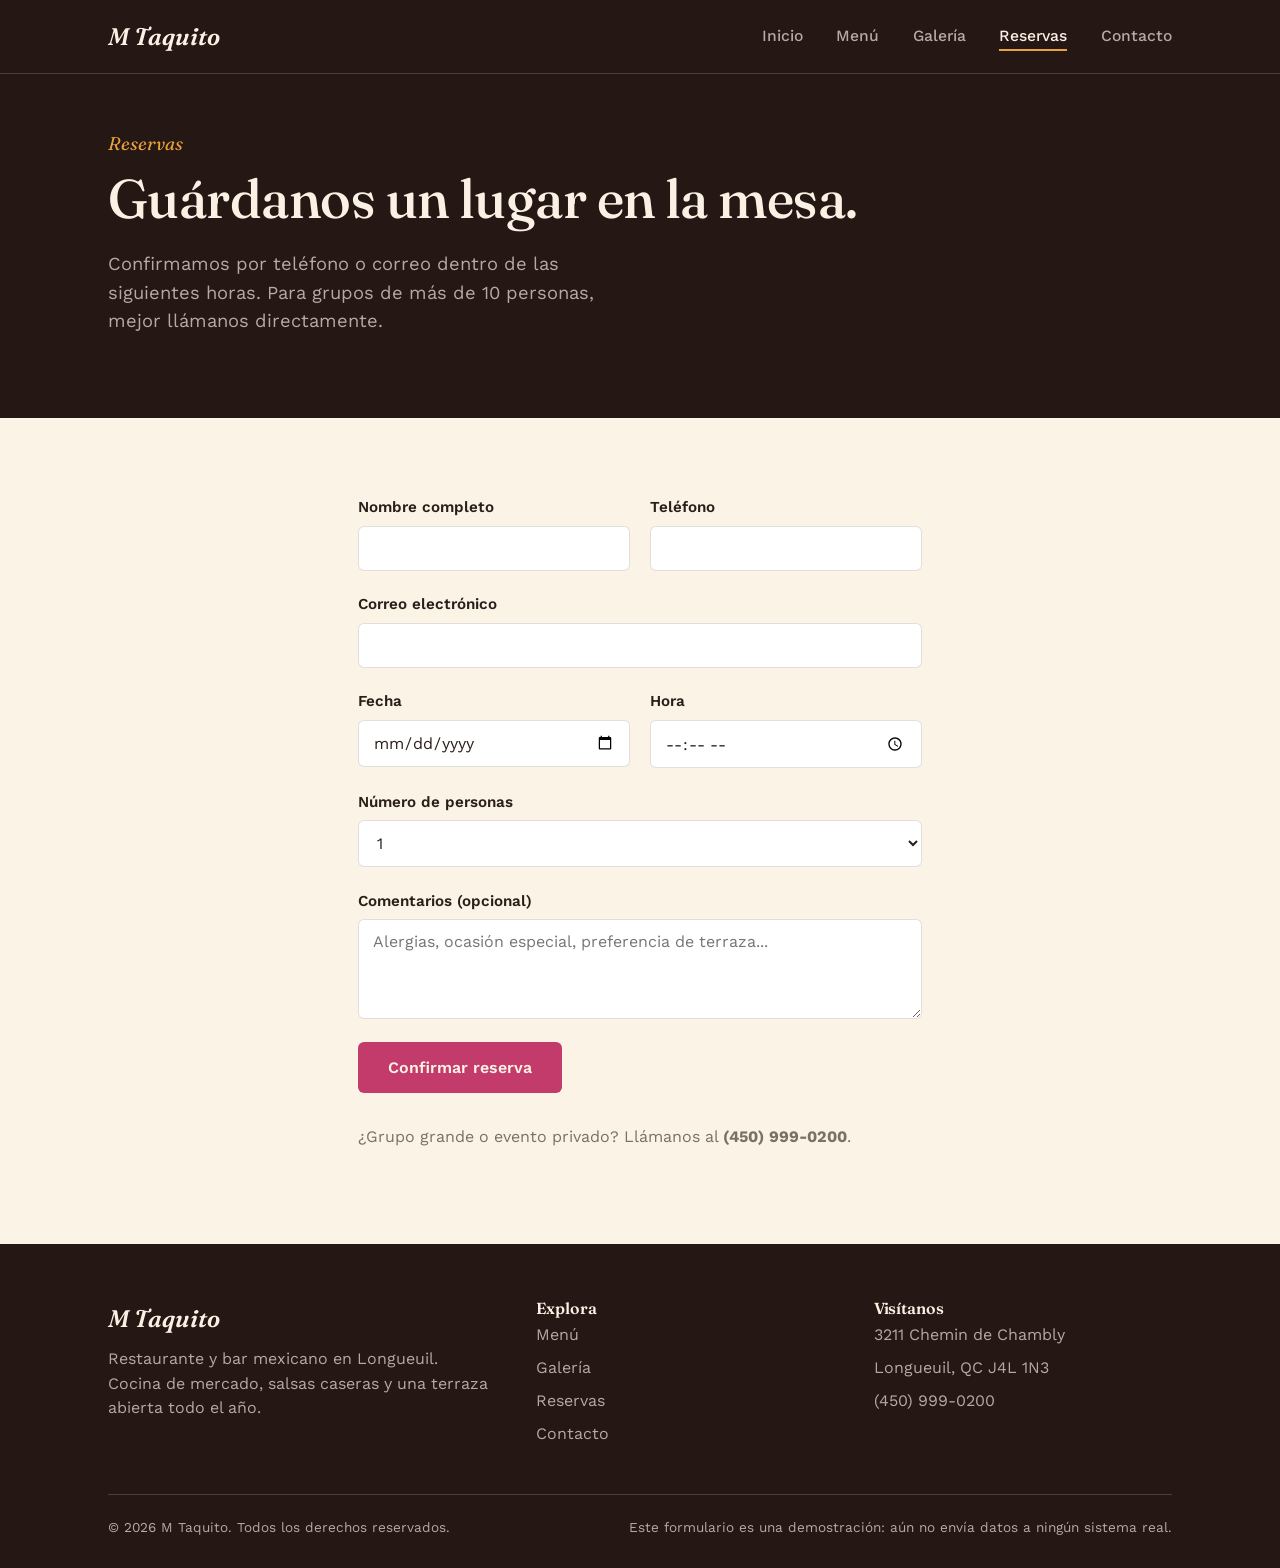
<file: reservas.html>
<!DOCTYPE html>
<html lang="es">
<head>
<meta charset="UTF-8">
<meta name="viewport" content="width=device-width, initial-scale=1.0">
<title>Reservas — M Taquito</title>
<meta name="description" content="Reserva tu mesa en M Taquito, restaurante mexicano en Longueuil.">
<link rel="preconnect" href="https://fonts.googleapis.com">
<link href="https://fonts.googleapis.com/css2?family=Fraunces:ital,wght@0,500;0,600;1,500&family=Work+Sans:wght@400;500;600;700&display=swap" rel="stylesheet">
<link rel="stylesheet" href="style.css">
</head>
<body data-page="reservas">

<header class="site-header">
  <nav class="nav">
    <a href="index.html" class="brand">M Taquito</a>
    <button class="nav-toggle" aria-label="Abrir menú de navegación" aria-expanded="false">
      <svg viewBox="0 0 24 24" fill="none" stroke="currentColor" stroke-width="2"><path d="M3 6h18M3 12h18M3 18h18"/></svg>
    </button>
    <ul class="nav-links">
      <li><a href="index.html" data-page="inicio">Inicio</a></li>
      <li><a href="menu.html" data-page="menu">Menú</a></li>
      <li><a href="galeria.html" data-page="galeria">Galería</a></li>
      <li><a href="reservas.html" data-page="reservas">Reservas</a></li>
      <li><a href="contacto.html" data-page="contacto">Contacto</a></li>
    </ul>
  </nav>
</header>

<section class="hero" style="padding:56px 0 64px;">
  <div class="container">
    <p class="hero-eyebrow">Reservas</p>
    <h1 style="font-size:clamp(2.2rem, 4vw + 1rem, 3.4rem);">Guárdanos un lugar en la mesa.</h1>
    <p class="lede">Confirmamos por teléfono o correo dentro de las siguientes horas. Para grupos de más de 10 personas, mejor llámanos directamente.</p>
  </div>
</section>

<section>
  <div class="container form-wrap">
    <form id="reserva-form" novalidate>
      <div class="field-row">
        <div class="field">
          <label for="nombre">Nombre completo</label>
          <input type="text" id="nombre" name="nombre" required>
        </div>
        <div class="field">
          <label for="telefono">Teléfono</label>
          <input type="tel" id="telefono" name="telefono" required>
        </div>
      </div>

      <div class="field">
        <label for="correo">Correo electrónico</label>
        <input type="email" id="correo" name="correo" required>
      </div>

      <div class="field-row">
        <div class="field">
          <label for="fecha">Fecha</label>
          <input type="date" id="fecha" name="fecha" required>
        </div>
        <div class="field">
          <label for="hora">Hora</label>
          <input type="time" id="hora" name="hora" required>
        </div>
      </div>

      <div class="field">
        <label for="personas">Número de personas</label>
        <select id="personas" name="personas">
          <option>1</option><option>2</option><option>3</option><option>4</option>
          <option>5</option><option>6</option><option>7</option><option>8</option>
          <option>9</option><option>10</option>
        </select>
      </div>

      <div class="field">
        <label for="comentarios">Comentarios (opcional)</label>
        <textarea id="comentarios" name="comentarios" placeholder="Alergias, ocasión especial, preferencia de terraza..."></textarea>
      </div>

      <button type="submit" class="btn btn-primary">Confirmar reserva</button>

      <div id="reserva-confirm" class="form-confirm" role="status"></div>
    </form>

    <p class="text-muted" style="margin-top:2em;">¿Grupo grande o evento privado? Llámanos al <strong>(450) 999-0200</strong>.</p>
  </div>
</section>

<footer class="site-footer">
  <div class="container">
    <div class="footer-grid">
      <div>
        <a href="index.html" class="brand">M Taquito</a>
        <p>Restaurante y bar mexicano en Longueuil. Cocina de mercado, salsas caseras y una terraza abierta todo el año.</p>
      </div>
      <div>
        <h4>Explora</h4>
        <ul>
          <li><a href="menu.html">Menú</a></li>
          <li><a href="galeria.html">Galería</a></li>
          <li><a href="reservas.html">Reservas</a></li>
          <li><a href="contacto.html">Contacto</a></li>
        </ul>
      </div>
      <div>
        <h4>Visítanos</h4>
        <ul>
          <li>3211 Chemin de Chambly</li>
          <li>Longueuil, QC J4L 1N3</li>
          <li>(450) 999-0200</li>
        </ul>
      </div>
    </div>
    <div class="footer-bottom">
      <span>© 2026 M Taquito. Todos los derechos reservados.</span>
      <span>Este formulario es una demostración: aún no envía datos a ningún sistema real.</span>
    </div>
  </div>
</footer>

<script src="script.js"></script>
</body>
</html>
</file>
<file: style.css>
/* ==========================================================================
   M Taquito — hoja de estilos compartida
   Paleta inspirada en mercado mexicano: comal oscuro, cempasúchil, papel picado
   ========================================================================== */

:root {
  --bg-cream: #FBF3E6;
  --bg-dark: #241714;
  --bg-dark-2: #2E1C17;
  --marigold: #E8A23B;
  --marigold-dark: #C6821F;
  --magenta: #C23B6B;
  --magenta-dark: #A32C56;
  --cactus: #4F6B4A;
  --text-dark: #2B1E19;
  --text-light: #FBF0E4;
  --text-muted: rgba(43, 30, 25, 0.62);
  --text-muted-light: rgba(251, 240, 228, 0.68);
  --line: rgba(43, 30, 25, 0.14);
  --line-light: rgba(251, 240, 228, 0.18);

  --font-display: "Fraunces", Georgia, "Times New Roman", serif;
  --font-body: "Work Sans", -apple-system, BlinkMacSystemFont, "Segoe UI", sans-serif;

  --max-width: 1120px;
  --radius: 6px;
}

* { box-sizing: border-box; }

html {
  scroll-behavior: smooth;
}

@media (prefers-reduced-motion: reduce) {
  html { scroll-behavior: auto; }
  *, *::before, *::after {
    animation-duration: 0.001ms !important;
    animation-iteration-count: 1 !important;
    transition-duration: 0.001ms !important;
  }
}

html, body {
  overflow-x: hidden;
  width: 100%;
}

body {
  margin: 0;
  font-family: var(--font-body);
  color: var(--text-dark);
  background: var(--bg-cream);
  line-height: 1.55;
  -webkit-font-smoothing: antialiased;
}

img { max-width: 100%; display: block; }

a { color: inherit; }

h1, h2, h3, h4 {
  font-family: var(--font-display);
  margin: 0 0 0.4em;
  line-height: 1.08;
  font-weight: 600;
  letter-spacing: -0.01em;
}

h1 { font-size: clamp(2.6rem, 5vw + 1rem, 4.6rem); font-weight: 500; }
h2 { font-size: clamp(1.9rem, 2.6vw + 1rem, 2.8rem); }
h3 { font-size: clamp(1.25rem, 1vw + 1rem, 1.55rem); }

p { margin: 0 0 1em; }

.text-muted { color: var(--text-muted); }

.container {
  max-width: var(--max-width);
  margin: 0 auto;
  padding: 0 28px;
}

@media (max-width: 480px) {
  .container { padding: 0 18px; }
  .nav { padding: 16px 18px; }
}

:focus-visible {
  outline: 3px solid var(--magenta);
  outline-offset: 3px;
}

/* ---- Botones ---- */
.btn {
  display: inline-flex;
  align-items: center;
  gap: 8px;
  padding: 14px 28px;
  border-radius: var(--radius);
  font-family: var(--font-body);
  font-weight: 600;
  font-size: 1rem;
  text-decoration: none;
  border: 2px solid transparent;
  cursor: pointer;
  transition: transform 0.15s ease, background-color 0.15s ease, border-color 0.15s ease;
}
.btn:hover { transform: translateY(-2px); }

.btn-primary {
  background: var(--magenta);
  color: var(--text-light);
}
.btn-primary:hover { background: var(--magenta-dark); }

.btn-outline {
  background: transparent;
  border-color: currentColor;
  color: inherit;
}
.btn-outline:hover { background: rgba(251, 240, 228, 0.08); }

.btn-outline.on-cream {
  border-color: var(--text-dark);
}
.btn-outline.on-cream:hover { background: rgba(43, 30, 25, 0.06); }

/* ---- Header / Navegación ---- */
.site-header {
  background: var(--bg-dark);
  color: var(--text-light);
  position: sticky;
  top: 0;
  z-index: 40;
  border-bottom: 1px solid var(--line-light);
}

.nav {
  display: flex;
  align-items: center;
  justify-content: space-between;
  padding: 18px 28px;
  max-width: var(--max-width);
  margin: 0 auto;
}

.brand {
  font-family: var(--font-display);
  font-style: italic;
  font-size: 1.5rem;
  text-decoration: none;
  color: var(--text-light);
  font-weight: 600;
}

.nav-links {
  display: flex;
  gap: 2.1rem;
  list-style: none;
  margin: 0;
  padding: 0;
}

.nav-links a {
  text-decoration: none;
  color: var(--text-muted-light);
  font-weight: 500;
  font-size: 0.98rem;
  padding-bottom: 4px;
  border-bottom: 2px solid transparent;
  transition: color 0.15s ease, border-color 0.15s ease;
}

.nav-links a:hover,
.nav-links a.active {
  color: var(--text-light);
  border-color: var(--marigold);
}

.nav-toggle {
  display: none;
  background: none;
  border: none;
  color: var(--text-light);
  cursor: pointer;
  padding: 6px;
}
.nav-toggle svg { width: 26px; height: 26px; }

@media (max-width: 760px) {
  .nav-toggle { display: block; }
  .nav-links {
    position: absolute;
    top: 100%;
    left: 0;
    right: 0;
    flex-direction: column;
    background: var(--bg-dark);
    padding: 8px 28px 24px;
    gap: 1rem;
    display: none;
    border-bottom: 1px solid var(--line-light);
  }
  .nav-links.is-open { display: flex; }
}

/* ---- Hero ---- */
.hero {
  background: var(--bg-dark);
  color: var(--text-light);
  padding: 80px 0 90px;
}

.hero-grid {
  display: grid;
  grid-template-columns: 1.1fr 0.9fr;
  gap: 48px;
  align-items: center;
}

@media (max-width: 860px) {
  .hero-grid { grid-template-columns: 1fr; }
}

.hero-eyebrow {
  color: var(--marigold);
  font-family: var(--font-display);
  font-style: italic;
  font-size: 1.15rem;
  margin-bottom: 0.6em;
}

.hero p.lede {
  font-size: 1.15rem;
  color: var(--text-muted-light);
  max-width: 46ch;
}

.hero-actions {
  display: flex;
  gap: 16px;
  flex-wrap: wrap;
  margin-top: 1.8em;
}

/* Collage gráfico del hero (SVG generado, sin fotografías) */
.hero-art {
  aspect-ratio: 1 / 1;
  display: grid;
  grid-template-columns: repeat(3, 1fr);
  grid-template-rows: repeat(3, 1fr);
  gap: 10px;
}
.hero-art > div {
  border-radius: var(--radius);
  display: flex;
  align-items: center;
  justify-content: center;
  padding: 14%;
}
.hero-art svg { width: 100%; height: 100%; }
.tile-a { background: var(--marigold); grid-column: span 2; }
.tile-b { background: var(--magenta); }
.tile-c { background: var(--cactus); }
.tile-d { background: #F1D9A6; grid-column: span 2; }

/* ---- Secciones ---- */
section { padding: 78px 0; }
.section-dark { background: var(--bg-dark-2); color: var(--text-light); }
.section-head { max-width: 60ch; margin-bottom: 2.4em; }
.section-head .kicker {
  font-family: var(--font-display);
  font-style: italic;
  color: var(--magenta);
  font-size: 1.05rem;
}
.section-dark .section-head .kicker { color: var(--marigold); }

/* ---- Destacados (inicio) ---- */
.highlights {
  display: grid;
  grid-template-columns: repeat(3, 1fr);
  gap: 40px;
}
@media (max-width: 760px) { .highlights { grid-template-columns: 1fr; } }

.highlight .num {
  font-family: var(--font-display);
  font-size: 2.6rem;
  color: var(--magenta);
  display: block;
  margin-bottom: 0.2em;
}

/* ---- Franja de horarios/ubicación (inicio) ---- */
.info-strip {
  display: grid;
  grid-template-columns: repeat(3, 1fr);
  border-top: 1px solid var(--line);
  border-bottom: 1px solid var(--line);
}
.info-strip > div {
  padding: 34px 28px;
  border-right: 1px solid var(--line);
}
.info-strip > div:last-child { border-right: none; }
.info-strip h3 { margin-bottom: 0.3em; font-size: 1.1rem; }
@media (max-width: 760px) {
  .info-strip { grid-template-columns: 1fr; }
  .info-strip > div { border-right: none; border-bottom: 1px solid var(--line); }
}

/* ---- Menú ---- */
.menu-category { margin-bottom: 3.4em; }
.menu-category h2 {
  border-bottom: 2px solid var(--text-dark);
  padding-bottom: 0.3em;
  margin-bottom: 0.9em;
}
.menu-item {
  display: flex;
  flex-wrap: wrap;
  align-items: baseline;
  gap: 6px 10px;
  padding: 14px 0;
  border-bottom: 1px dashed var(--line);
}
.menu-item .name {
  font-weight: 600;
}
.menu-item .desc {
  color: var(--text-muted);
  font-size: 0.93rem;
  margin-top: 2px;
  white-space: normal;
}
.menu-item .leader {
  flex: 1;
  min-width: 24px;
  border-bottom: 1px dotted var(--line);
  transform: translateY(-5px);
}
.menu-item .price {
  font-family: var(--font-display);
  font-weight: 600;
  white-space: nowrap;
}

@media (max-width: 480px) {
  .menu-item { gap: 2px 8px; }
  .menu-item .leader { display: none; }
  .menu-item .name { flex: 1 1 auto; }
}
.tag {
  display: inline-block;
  font-size: 0.72rem;
  font-weight: 600;
  color: var(--cactus);
  border: 1px solid var(--cactus);
  border-radius: 20px;
  padding: 1px 9px;
  margin-left: 8px;
  vertical-align: middle;
}
.menu-note {
  margin-top: 2em;
  padding: 20px 24px;
  background: rgba(232, 162, 59, 0.14);
  border-left: 4px solid var(--marigold);
  border-radius: 0 var(--radius) var(--radius) 0;
}

/* ---- Galería (mosaico sin fotografías) ---- */
.gallery-grid {
  display: grid;
  grid-template-columns: repeat(4, 1fr);
  grid-auto-rows: 150px;
  gap: 14px;
}
.gallery-tile {
  border-radius: var(--radius);
  color: var(--text-light);
  display: flex;
  flex-direction: column;
  justify-content: flex-end;
  padding: 18px;
  position: relative;
  overflow: hidden;
}
.gallery-tile svg {
  position: absolute;
  top: 16px;
  left: 16px;
  width: 34px;
  height: 34px;
  opacity: 0.85;
}
.gallery-tile .cap {
  font-family: var(--font-display);
  font-style: italic;
  font-size: 1.1rem;
}
.gallery-tile.big { grid-column: span 2; grid-row: span 2; }
.g1 { background: #B5442E; }
.g2 { background: var(--cactus); }
.g3 { background: var(--marigold-dark); }
.g4 { background: var(--magenta); }
.g5 { background: #7A4E9C; }
.g6 { background: #2E5C6E; }

@media (max-width: 760px) {
  .gallery-grid { grid-template-columns: repeat(2, 1fr); }
  .gallery-tile.big { grid-column: span 2; grid-row: span 1; }
}

/* ---- Formulario de reservas ---- */
.form-wrap {
  max-width: 620px;
  margin: 0 auto;
  background: var(--bg-cream);
}
.field {
  margin-bottom: 1.4em;
  display: flex;
  flex-direction: column;
  gap: 6px;
}
.field label { font-weight: 600; font-size: 0.95rem; }
.field-row { display: grid; grid-template-columns: 1fr 1fr; gap: 20px; }
@media (max-width: 560px) { .field-row { grid-template-columns: 1fr; } }

input, select, textarea {
  font-family: var(--font-body);
  font-size: 1rem;
  padding: 12px 14px;
  border-radius: var(--radius);
  border: 1.5px solid var(--line);
  background: #fff;
  color: var(--text-dark);
}
input:focus, select:focus, textarea:focus {
  border-color: var(--magenta);
}
textarea { resize: vertical; min-height: 100px; }

.form-confirm {
  display: none;
  margin-top: 1.6em;
  padding: 18px 22px;
  background: rgba(79, 107, 74, 0.14);
  border-left: 4px solid var(--cactus);
  border-radius: 0 var(--radius) var(--radius) 0;
}
.form-confirm.is-visible { display: block; }

/* ---- Contacto ---- */
.contact-grid {
  display: grid;
  grid-template-columns: 1fr 1.1fr;
  gap: 50px;
  align-items: start;
}
@media (max-width: 860px) { .contact-grid { grid-template-columns: 1fr; } }

.contact-list { list-style: none; padding: 0; margin: 0 0 2em; }
.contact-list li {
  padding: 16px 0;
  border-bottom: 1px solid var(--line);
}
.contact-list .label { font-weight: 600; display: block; margin-bottom: 2px; }

.map-frame {
  border: none;
  width: 100%;
  height: 100%;
  min-height: 380px;
  border-radius: var(--radius);
}

.hours-table { width: 100%; border-collapse: collapse; }
.hours-table td { padding: 8px 0; border-bottom: 1px solid var(--line); }
.hours-table td:last-child { text-align: right; font-weight: 600; }

/* ---- Footer ---- */
.site-footer {
  background: var(--bg-dark);
  color: var(--text-muted-light);
  padding: 56px 0 30px;
}
.footer-grid {
  display: grid;
  grid-template-columns: 1.3fr 1fr 1fr;
  gap: 40px;
  margin-bottom: 40px;
}
@media (max-width: 760px) { .footer-grid { grid-template-columns: 1fr; gap: 28px; } }
.site-footer h4 { color: var(--text-light); font-size: 1rem; }
.site-footer .brand { display: inline-block; margin-bottom: 10px; }
.site-footer ul { list-style: none; padding: 0; margin: 0; }
.site-footer li { margin-bottom: 8px; }
.site-footer a { text-decoration: none; }
.site-footer a:hover { color: var(--text-light); }
.footer-bottom {
  border-top: 1px solid var(--line-light);
  padding-top: 22px;
  font-size: 0.85rem;
  display: flex;
  justify-content: space-between;
  flex-wrap: wrap;
  gap: 10px;
}
</file>
